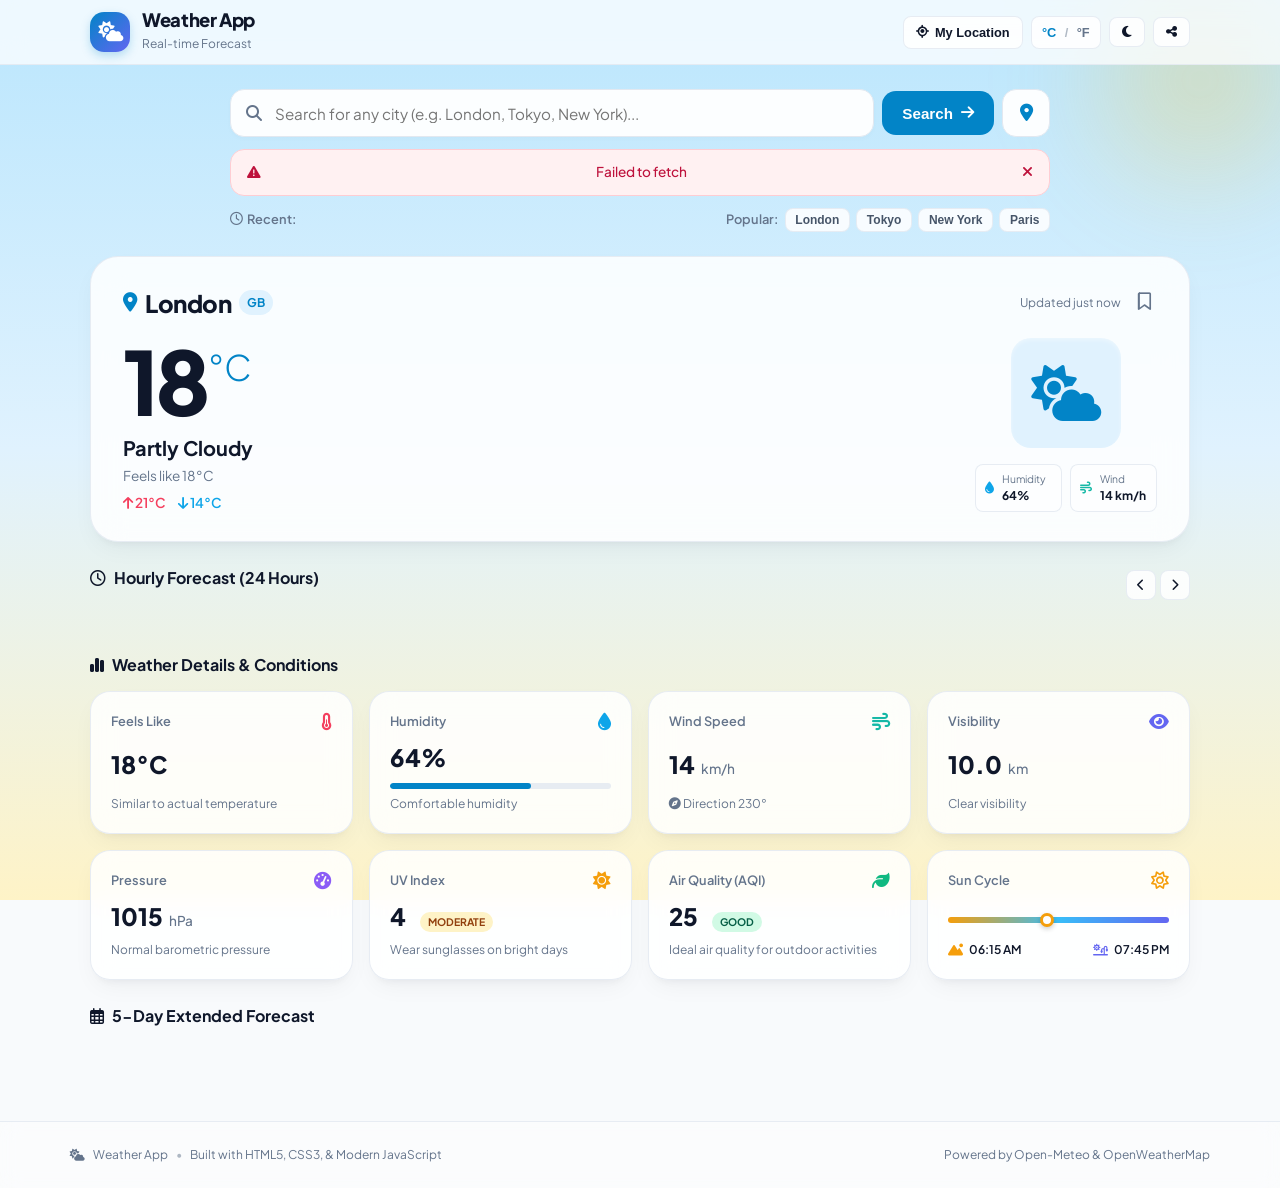
<file: weather-app/index.html>
<!DOCTYPE html>
<html lang="en">
<head>
  <meta charset="UTF-8" />
  <meta name="viewport" content="width=device-width, initial-scale=1.0" />
  <title>Weather App - Real-Time Forecast & Radar</title>
  <meta name="description" content="A modern, responsive weather application offering real-time weather conditions, 5-day forecast, hourly stats, and geolocation search." />
  
  <!-- Google Fonts -->
  <link rel="preconnect" href="https://fonts.googleapis.com">
  <link rel="preconnect" href="https://fonts.gstatic.com" crossorigin>
  <link href="https://fonts.googleapis.com/css2?family=Plus+Jakarta+Sans:wght@300;400;500;600;700;800&display=swap" rel="stylesheet">

  <!-- Font Awesome Icons -->
  <link rel="stylesheet" href="https://cdnjs.cloudflare.com/ajax/libs/font-awesome/6.5.1/css/all.min.css" integrity="sha512-DTOQO9RWCH3ppGqcWaEA1BIZOC6xxalwEsw9c2QQeAIftl+Vegovlnee1c9QX4TctnWMn13TZye+giMm8e2LwA==" crossorigin="anonymous" referrerpolicy="no-referrer" />

  <!-- Stylesheet -->
  <link rel="stylesheet" href="css/style.css" />
</head>
<body class="theme-light">
  <!-- Dynamic Atmospheric Background -->
  <div id="weather-background" class="weather-bg bg-clear">
    <div class="sun-glow"></div>
    <div id="particles-container" class="particles"></div>
  </div>

  <!-- Header / Navigation Bar -->
  <header class="app-header">
    <div class="header-container">
      <div class="brand">
        <div class="brand-icon">
          <i class="fa-solid fa-cloud-sun"></i>
        </div>
        <div class="brand-text">
          <h1 class="brand-title">Weather App</h1>
          <span class="brand-subtitle">Real-time Forecast</span>
        </div>
      </div>

      <div class="header-actions">
        <!-- Quick Location Button -->
        <button id="nav-location-btn" class="btn-action" title="Use current location" aria-label="Use current location">
          <i class="fa-solid fa-location-crosshairs"></i>
          <span class="btn-text">My Location</span>
        </button>

        <!-- Temperature Unit Toggle -->
        <button id="unit-toggle-btn" class="btn-action unit-btn" title="Toggle temperature unit" aria-label="Toggle temperature unit">
          <span id="unit-c-label" class="unit-active">°C</span>
          <span class="unit-separator">/</span>
          <span id="unit-f-label" class="unit-inactive">°F</span>
        </button>

        <!-- Theme Toggle -->
        <button id="theme-toggle-btn" class="btn-action" title="Toggle dark/light theme" aria-label="Toggle theme">
          <i id="theme-icon" class="fa-solid fa-moon"></i>
        </button>

        <!-- Share Button -->
        <button id="share-btn" class="btn-action" title="Share weather" aria-label="Share weather">
          <i class="fa-solid fa-share-nodes"></i>
        </button>
      </div>
    </div>
  </header>

  <!-- Main Application Container -->
  <main class="main-content">
    <!-- Search Section -->
    <section class="search-section">
      <form id="search-form" class="search-form" autocomplete="off">
        <div class="search-input-wrapper">
          <i class="fa-solid fa-magnifying-glass search-icon"></i>
          <input 
            type="text" 
            id="city-input" 
            class="search-input" 
            placeholder="Search for any city (e.g. London, Tokyo, New York)..." 
            required 
          />
          <button type="button" id="clear-search-btn" class="clear-btn hidden" aria-label="Clear search">
            <i class="fa-solid fa-xmark"></i>
          </button>
        </div>
        
        <button type="submit" id="search-submit-btn" class="btn-primary search-btn">
          <span class="btn-text">Search</span>
          <i class="fa-solid fa-arrow-right"></i>
        </button>
        
        <button type="button" id="geo-location-btn" class="btn-secondary geo-btn" title="Use my current location">
          <i class="fa-solid fa-location-dot"></i>
        </button>
      </form>

      <!-- Auto-suggestions Dropdown -->
      <div id="suggestions-box" class="suggestions-dropdown hidden"></div>

      <!-- Error Message Banner -->
      <div id="error-banner" class="error-banner hidden" role="alert">
        <i class="fa-solid fa-triangle-exclamation"></i>
        <span id="error-message">City not found. Please try again.</span>
        <button type="button" id="close-error-btn" class="close-error-btn">
          <i class="fa-solid fa-xmark"></i>
        </button>
      </div>

      <!-- Recent Searches & Quick Suggestions -->
      <div class="search-quick-bar">
        <div id="recent-searches-container" class="recent-searches">
          <span class="quick-label"><i class="fa-regular fa-clock"></i> Recent:</span>
          <div id="recent-chips-list" class="recent-chips"></div>
          <button type="button" id="clear-history-btn" class="clear-history-btn hidden">Clear</button>
        </div>

        <div class="popular-cities">
          <span class="quick-label"><i class="fa-solid fa-sparkles"></i> Popular:</span>
          <button type="button" class="popular-chip" data-city="London">London</button>
          <button type="button" class="popular-chip" data-city="Tokyo">Tokyo</button>
          <button type="button" class="popular-chip" data-city="New York">New York</button>
          <button type="button" class="popular-chip" data-city="Paris">Paris</button>
        </div>
      </div>
    </section>

    <!-- Loading State Indicator -->
    <div id="loading-spinner" class="loading-container hidden">
      <div class="spinner"></div>
      <p class="loading-text">Fetching live meteorological data...</p>
    </div>

    <!-- Weather Dashboard Content -->
    <div id="weather-dashboard" class="weather-dashboard">
      <!-- Current Weather Hero Card -->
      <section class="current-weather-card" id="current-weather-card">
        <div class="card-top-bar">
          <div class="location-heading">
            <i class="fa-solid fa-location-dot location-pin"></i>
            <h2 id="city-name" class="city-name">London</h2>
            <span id="country-badge" class="country-badge">GB</span>
          </div>

          <div class="card-meta">
            <span id="last-updated-text" class="last-updated">Updated just now</span>
            <button id="favorite-btn" class="btn-icon" title="Save city to favorites" aria-label="Favorite">
              <i class="fa-regular fa-bookmark"></i>
            </button>
          </div>
        </div>

        <div class="hero-weather-body">
          <div class="temp-section">
            <div class="temp-display">
              <span id="current-temp" class="current-temp">18</span>
              <span id="current-unit" class="temp-unit">°C</span>
            </div>
            <div class="condition-group">
              <p id="weather-condition" class="weather-condition">Partly Cloudy</p>
              <p class="feels-like-text">Feels like <span id="feels-like-temp">18°C</span></p>
              <div class="day-minmax">
                <span class="temp-high"><i class="fa-solid fa-arrow-up"></i> <span id="today-max-temp">21°C</span></span>
                <span class="temp-low"><i class="fa-solid fa-arrow-down"></i> <span id="today-min-temp">14°C</span></span>
              </div>
            </div>
          </div>

          <div class="weather-hero-visual">
            <div class="icon-bubble">
              <i id="main-weather-icon" class="fa-solid fa-cloud-sun weather-hero-icon"></i>
            </div>
            <div class="hero-mini-badges">
              <div class="mini-badge">
                <i class="fa-solid fa-droplet text-sky"></i>
                <div>
                  <span class="badge-label">Humidity</span>
                  <strong id="mini-humidity">64%</strong>
                </div>
              </div>
              <div class="mini-badge">
                <i class="fa-solid fa-wind text-teal"></i>
                <div>
                  <span class="badge-label">Wind</span>
                  <strong id="mini-wind">14 km/h</strong>
                </div>
              </div>
            </div>
          </div>
        </div>
      </section>

      <!-- Hourly Forecast Section (24 Hours) -->
      <section class="forecast-section hourly-section">
        <div class="section-header">
          <h3 class="section-title"><i class="fa-regular fa-clock"></i> Hourly Forecast (24 Hours)</h3>
          <div class="scroll-controls">
            <button type="button" id="hourly-scroll-left" class="btn-scroll" aria-label="Scroll left">
              <i class="fa-solid fa-chevron-left"></i>
            </button>
            <button type="button" id="hourly-scroll-right" class="btn-scroll" aria-label="Scroll right">
              <i class="fa-solid fa-chevron-right"></i>
            </button>
          </div>
        </div>

        <div id="hourly-track" class="hourly-track">
          <!-- Dynamically injected hourly items -->
        </div>
      </section>

      <!-- Weather Statistics Section -->
      <section class="stats-section">
        <h3 class="section-title"><i class="fa-solid fa-chart-simple"></i> Weather Details & Conditions</h3>
        <div class="stats-grid">
          <!-- Feels Like -->
          <div class="stat-card">
            <div class="stat-header">
              <span class="stat-title">Feels Like</span>
              <i class="fa-solid fa-temperature-half stat-icon text-rose"></i>
            </div>
            <div class="stat-value" id="stat-feels-like">18°C</div>
            <p class="stat-hint" id="stat-feels-hint">Similar to actual temperature</p>
          </div>

          <!-- Humidity -->
          <div class="stat-card">
            <div class="stat-header">
              <span class="stat-title">Humidity</span>
              <i class="fa-solid fa-droplet stat-icon text-sky"></i>
            </div>
            <div class="stat-value" id="stat-humidity">64%</div>
            <div class="progress-bar-bg">
              <div class="progress-bar-fill" id="humidity-bar" style="width: 64%;"></div>
            </div>
            <p class="stat-hint" id="stat-humidity-hint">Comfortable humidity</p>
          </div>

          <!-- Wind Speed -->
          <div class="stat-card">
            <div class="stat-header">
              <span class="stat-title">Wind Speed</span>
              <i class="fa-solid fa-wind stat-icon text-teal"></i>
            </div>
            <div class="stat-value"><span id="stat-wind-speed">14</span> <small>km/h</small></div>
            <div class="stat-hint wind-direction-wrapper">
              <i class="fa-solid fa-compass" id="wind-compass-icon"></i>
              <span id="stat-wind-direction">Direction 230°</span>
            </div>
          </div>

          <!-- Visibility -->
          <div class="stat-card">
            <div class="stat-header">
              <span class="stat-title">Visibility</span>
              <i class="fa-solid fa-eye stat-icon text-indigo"></i>
            </div>
            <div class="stat-value"><span id="stat-visibility">10.0</span> <small>km</small></div>
            <p class="stat-hint" id="stat-visibility-hint">Clear visibility</p>
          </div>

          <!-- Pressure -->
          <div class="stat-card">
            <div class="stat-header">
              <span class="stat-title">Pressure</span>
              <i class="fa-solid fa-gauge-high stat-icon text-violet"></i>
            </div>
            <div class="stat-value"><span id="stat-pressure">1015</span> <small>hPa</small></div>
            <p class="stat-hint">Normal barometric pressure</p>
          </div>

          <!-- UV Index -->
          <div class="stat-card">
            <div class="stat-header">
              <span class="stat-title">UV Index</span>
              <i class="fa-solid fa-sun stat-icon text-amber"></i>
            </div>
            <div class="stat-value">
              <span id="stat-uv-index">4</span>
              <span class="badge-pill badge-amber" id="stat-uv-badge">Moderate</span>
            </div>
            <p class="stat-hint" id="stat-uv-hint">Wear sunglasses on bright days</p>
          </div>

          <!-- Air Quality -->
          <div class="stat-card">
            <div class="stat-header">
              <span class="stat-title">Air Quality (AQI)</span>
              <i class="fa-solid fa-leaf stat-icon text-emerald"></i>
            </div>
            <div class="stat-value">
              <span id="stat-aqi-value">25</span>
              <span class="badge-pill badge-emerald" id="stat-aqi-badge">Good</span>
            </div>
            <p class="stat-hint">Ideal air quality for outdoor activities</p>
          </div>

          <!-- Sunrise & Sunset -->
          <div class="stat-card sun-cycle-card">
            <div class="stat-header">
              <span class="stat-title">Sun Cycle</span>
              <i class="fa-regular fa-sun stat-icon text-amber"></i>
            </div>
            <div class="sun-arc-container">
              <div class="sun-progress-line">
                <div class="sun-indicator" id="sun-indicator" style="left: 45%;"></div>
              </div>
            </div>
            <div class="sun-times-row">
              <div class="sun-time"><i class="fa-solid fa-mountain-sun text-amber"></i> <span id="stat-sunrise">06:15 AM</span></div>
              <div class="sun-time"><i class="fa-solid fa-sun-plant-wilt text-indigo"></i> <span id="stat-sunset">07:45 PM</span></div>
            </div>
          </div>
        </div>
      </section>

      <!-- 5-Day Forecast Section -->
      <section class="forecast-section daily-section">
        <h3 class="section-title"><i class="fa-regular fa-calendar-days"></i> 5-Day Extended Forecast</h3>
        <div id="daily-forecast-grid" class="daily-forecast-grid">
          <!-- Dynamically populated daily forecast cards -->
        </div>
      </section>
    </div>
  </main>

  <!-- Toast Notification Alert -->
  <div id="toast" class="toast hidden">
    <i class="fa-solid fa-circle-check"></i>
    <span id="toast-message">Notification message</span>
  </div>

  <!-- Footer -->
  <footer class="app-footer">
    <div class="footer-container">
      <div class="footer-left">
        <i class="fa-solid fa-cloud-sun"></i>
        <span>Weather App</span>
        <span class="footer-dot">•</span>
        <span>Built with HTML5, CSS3, & Modern JavaScript</span>
      </div>
      <div class="footer-right">
        <span>Powered by Open-Meteo & OpenWeatherMap</span>
      </div>
    </div>
  </footer>

  <!-- Application Script -->
  <script src="js/script.js"></script>
</body>
</html>
</file>
<file: weather-app/css/style.css>
/* ==========================================================================
   Weather App - Modern, Responsive CSS Stylesheet
   ========================================================================== */

:root {
  /* Fonts */
  --font-family: 'Plus Jakarta Sans', -apple-system, BlinkMacSystemFont, 'Segoe UI', Roboto, sans-serif;

  /* Color Palette - Light Theme */
  --bg-color: #f8fafc;
  --text-main: #0f172a;
  --text-muted: #64748b;
  --text-sub: #475569;
  
  --card-bg: rgba(255, 255, 255, 0.85);
  --card-border: rgba(226, 232, 240, 0.8);
  --card-shadow: 0 10px 25px -5px rgba(15, 23, 42, 0.05), 0 8px 10px -6px rgba(15, 23, 42, 0.05);

  --input-bg: rgba(255, 255, 255, 0.95);
  --input-border: #e2e8f0;

  --primary: #0284c7;
  --primary-hover: #0369a1;
  --primary-light: #e0f2fe;

  --accent-amber: #f59e0b;
  --accent-rose: #f43f5e;
  --accent-emerald: #10b981;
  --accent-sky: #0ea5e9;
  --accent-teal: #14b8a6;
  --accent-indigo: #6366f1;
  --accent-violet: #8b5cf6;

  /* Sizing & Transitions */
  --radius-sm: 8px;
  --radius-md: 14px;
  --radius-lg: 20px;
  --radius-xl: 28px;
  --transition-fast: 0.2s ease;
  --transition-smooth: 0.35s ease;
}

/* Dark Theme Variables */
body.theme-dark {
  --bg-color: #0b132b;
  --text-main: #f8fafc;
  --text-muted: #94a3b8;
  --text-sub: #cbd5e1;

  --card-bg: rgba(30, 41, 59, 0.82);
  --card-border: rgba(51, 65, 85, 0.7);
  --card-shadow: 0 10px 25px -5px rgba(0, 0, 0, 0.3);

  --input-bg: rgba(30, 41, 59, 0.95);
  --input-border: #334155;

  --primary: #38bdf8;
  --primary-hover: #0284c7;
  --primary-light: rgba(56, 189, 248, 0.15);
}

/* Reset & Base Setup */
*, *::before, *::after {
  box-sizing: border-box;
  margin: 0;
  padding: 0;
}

body {
  font-family: var(--font-family);
  background-color: var(--bg-color);
  color: var(--text-main);
  min-height: 100vh;
  display: flex;
  flex-direction: column;
  line-height: 1.5;
  transition: background-color var(--transition-smooth), color var(--transition-smooth);
  overflow-x: hidden;
  position: relative;
}

/* ==========================================================================
   Dynamic Weather Background Atmospheres
   ========================================================================== */
.weather-bg {
  position: fixed;
  inset: 0;
  z-index: -10;
  pointer-events: none;
  transition: background var(--transition-smooth);
  overflow: hidden;
}

.bg-clear {
  background: linear-gradient(180deg, #bae6fd 0%, #e0f2fe 50%, #fef3c7 100%);
}
body.theme-dark .bg-clear {
  background: linear-gradient(180deg, #0c4a6e 0%, #0f172a 60%, #1e1b4b 100%);
}

.bg-clouds {
  background: linear-gradient(180deg, #cbd5e1 0%, #e2e8f0 60%, #f1f5f9 100%);
}
body.theme-dark .bg-clouds {
  background: linear-gradient(180deg, #1e293b 0%, #0f172a 100%);
}

.bg-rain {
  background: linear-gradient(180deg, #64748b 0%, #94a3b8 50%, #cbd5e1 100%);
}
body.theme-dark .bg-rain {
  background: linear-gradient(180deg, #091e3a 0%, #0f172a 100%);
}

.bg-storm {
  background: linear-gradient(180deg, #334155 0%, #1e1b4b 60%, #0f172a 100%);
}
body.theme-dark .bg-storm {
  background: linear-gradient(180deg, #1e1b4b 0%, #020617 100%);
}

.bg-snow {
  background: linear-gradient(180deg, #e2e8f0 0%, #f1f5f9 60%, #ffffff 100%);
}
body.theme-dark .bg-snow {
  background: linear-gradient(180deg, #1e293b 0%, #0f172a 100%);
}

.bg-fog {
  background: linear-gradient(180deg, #cbd5e1 0%, #d6d3d1 50%, #e2e8f0 100%);
}
body.theme-dark .bg-fog {
  background: linear-gradient(180deg, #1c1917 0%, #0f172a 100%);
}

.bg-night {
  background: linear-gradient(180deg, #020617 0%, #0f172a 50%, #1e1b4b 100%);
}

/* Ambient glow & particle effects */
.sun-glow {
  position: absolute;
  top: -80px;
  right: -80px;
  width: 320px;
  height: 320px;
  border-radius: 50%;
  background: radial-gradient(circle, rgba(251, 191, 36, 0.3) 0%, rgba(251, 191, 36, 0) 70%);
  filter: blur(40px);
  animation: pulse-glow 4s ease-in-out infinite alternate;
}

@keyframes pulse-glow {
  0% { transform: scale(1); opacity: 0.7; }
  100% { transform: scale(1.15); opacity: 1; }
}

.particle {
  position: absolute;
  pointer-events: none;
}

.rain-drop {
  width: 2px;
  height: 20px;
  background: linear-gradient(to bottom, transparent, rgba(56, 189, 248, 0.7));
  animation: rain-fall linear infinite;
}

@keyframes rain-fall {
  0% { transform: translateY(-20px); opacity: 0; }
  20% { opacity: 0.8; }
  100% { transform: translateY(105vh); opacity: 0.1; }
}

.snow-flake {
  background: rgba(255, 255, 255, 0.85);
  border-radius: 50%;
  animation: snow-fall ease-in-out infinite;
}

@keyframes snow-fall {
  0% { transform: translateY(-10px) translateX(0); opacity: 0; }
  20% { opacity: 0.9; }
  100% { transform: translateY(105vh) translateX(30px); opacity: 0.2; }
}

/* ==========================================================================
   Header & Navigation
   ========================================================================== */
.app-header {
  position: sticky;
  top: 0;
  z-index: 40;
  background: rgba(255, 255, 255, 0.75);
  backdrop-filter: blur(12px);
  -webkit-backdrop-filter: blur(12px);
  border-bottom: 1px solid var(--card-border);
  transition: background var(--transition-fast);
}

body.theme-dark .app-header {
  background: rgba(15, 23, 42, 0.75);
}

.header-container {
  max-width: 1140px;
  margin: 0 auto;
  padding: 0 1.25rem;
  height: 64px;
  display: flex;
  align-items: center;
  justify-content: space-between;
  gap: 1rem;
}

.brand {
  display: flex;
  align-items: center;
  gap: 0.75rem;
}

.brand-icon {
  width: 40px;
  height: 40px;
  border-radius: var(--radius-md);
  background: linear-gradient(135deg, #0284c7, #6366f1);
  color: #fff;
  display: flex;
  align-items: center;
  justify-content: center;
  font-size: 1.25rem;
  box-shadow: 0 4px 10px rgba(2, 132, 199, 0.25);
}

.brand-title {
  font-size: 1.15rem;
  font-weight: 800;
  letter-spacing: -0.02em;
  color: var(--text-main);
  line-height: 1.1;
}

.brand-subtitle {
  font-size: 0.75rem;
  color: var(--text-muted);
}

.header-actions {
  display: flex;
  align-items: center;
  gap: 0.5rem;
}

.btn-action {
  display: inline-flex;
  align-items: center;
  gap: 0.4rem;
  padding: 0.5rem 0.75rem;
  border-radius: var(--radius-sm);
  background: var(--card-bg);
  border: 1px solid var(--card-border);
  color: var(--text-main);
  font-size: 0.8rem;
  font-weight: 600;
  cursor: pointer;
  transition: all var(--transition-fast);
}

.btn-action:hover {
  background: var(--primary-light);
  color: var(--primary);
  border-color: var(--primary);
}

.unit-btn {
  padding: 0.5rem 0.65rem;
  font-weight: 700;
}

.unit-active {
  color: var(--primary);
}

.unit-separator {
  color: var(--text-muted);
  opacity: 0.5;
  margin: 0 2px;
}

.unit-inactive {
  color: var(--text-muted);
}

/* ==========================================================================
   Main Content Layout
   ========================================================================== */
.main-content {
  flex: 1;
  max-width: 1140px;
  width: 100%;
  margin: 0 auto;
  padding: 1.5rem 1.25rem 3rem;
}

/* ==========================================================================
   Search Section
   ========================================================================== */
.search-section {
  max-width: 820px;
  margin: 0 auto 1.5rem;
  position: relative;
}

.search-form {
  display: flex;
  gap: 0.5rem;
  align-items: center;
}

.search-input-wrapper {
  position: relative;
  flex: 1;
}

.search-icon {
  position: absolute;
  left: 1rem;
  top: 50%;
  transform: translateY(-50%);
  color: var(--text-muted);
  pointer-events: none;
}

.search-input {
  width: 100%;
  padding: 0.85rem 2.5rem 0.85rem 2.75rem;
  border-radius: var(--radius-md);
  border: 1px solid var(--input-border);
  background: var(--input-bg);
  color: var(--text-main);
  font-size: 0.95rem;
  font-family: inherit;
  outline: none;
  box-shadow: 0 2px 5px rgba(0, 0, 0, 0.02);
  transition: border-color var(--transition-fast), box-shadow var(--transition-fast);
}

.search-input:focus {
  border-color: var(--primary);
  box-shadow: 0 0 0 3px rgba(2, 132, 199, 0.15);
}

.clear-btn {
  position: absolute;
  right: 0.75rem;
  top: 50%;
  transform: translateY(-50%);
  background: none;
  border: none;
  color: var(--text-muted);
  cursor: pointer;
  padding: 0.25rem;
  display: flex;
  align-items: center;
  justify-content: center;
}

.clear-btn:hover {
  color: var(--text-main);
}

.btn-primary {
  display: inline-flex;
  align-items: center;
  gap: 0.5rem;
  background: var(--primary);
  color: #fff;
  border: none;
  padding: 0.85rem 1.25rem;
  border-radius: var(--radius-md);
  font-size: 0.95rem;
  font-weight: 600;
  cursor: pointer;
  transition: background-color var(--transition-fast), transform var(--transition-fast);
  white-space: nowrap;
}

.btn-primary:hover {
  background: var(--primary-hover);
}

.btn-secondary {
  display: inline-flex;
  align-items: center;
  justify-content: center;
  background: var(--input-bg);
  border: 1px solid var(--input-border);
  color: var(--primary);
  width: 48px;
  height: 48px;
  border-radius: var(--radius-md);
  font-size: 1.1rem;
  cursor: pointer;
  transition: all var(--transition-fast);
  flex-shrink: 0;
}

.btn-secondary:hover {
  background: var(--primary-light);
  border-color: var(--primary);
}

/* Auto-suggestions Dropdown */
.suggestions-dropdown {
  position: absolute;
  left: 0;
  right: 0;
  top: 100%;
  margin-top: 0.5rem;
  background: var(--input-bg);
  border: 1px solid var(--input-border);
  border-radius: var(--radius-md);
  box-shadow: 0 10px 25px rgba(0, 0, 0, 0.15);
  z-index: 50;
  overflow: hidden;
}

.suggestion-item {
  padding: 0.75rem 1rem;
  display: flex;
  align-items: center;
  gap: 0.75rem;
  cursor: pointer;
  border-bottom: 1px solid var(--card-border);
  transition: background var(--transition-fast);
}

.suggestion-item:last-child {
  border-bottom: none;
}

.suggestion-item:hover {
  background: var(--primary-light);
}

.suggestion-item i {
  color: var(--primary);
}

/* Error Banner */
.error-banner {
  margin-top: 0.75rem;
  padding: 0.75rem 1rem;
  background: #fff1f2;
  border: 1px solid #fecdd3;
  color: #be123c;
  border-radius: var(--radius-md);
  display: flex;
  align-items: center;
  justify-content: space-between;
  gap: 0.75rem;
  font-size: 0.85rem;
  font-weight: 500;
  animation: fade-in 0.25s ease;
}

body.theme-dark .error-banner {
  background: rgba(136, 19, 55, 0.35);
  border-color: #881337;
  color: #fda4af;
}

.close-error-btn {
  background: none;
  border: none;
  color: inherit;
  cursor: pointer;
  font-size: 0.9rem;
}

/* Recent Searches & Popular Quick Chips */
.search-quick-bar {
  display: flex;
  flex-wrap: wrap;
  align-items: center;
  justify-content: space-between;
  gap: 0.75rem;
  margin-top: 0.75rem;
  font-size: 0.8rem;
}

.quick-label {
  color: var(--text-muted);
  font-weight: 600;
  display: inline-flex;
  align-items: center;
  gap: 0.25rem;
}

.recent-searches, .popular-cities {
  display: flex;
  flex-wrap: wrap;
  align-items: center;
  gap: 0.4rem;
}

.recent-chips {
  display: flex;
  flex-wrap: wrap;
  gap: 0.4rem;
}

.recent-chip, .popular-chip {
  padding: 0.25rem 0.6rem;
  border-radius: var(--radius-sm);
  background: var(--card-bg);
  border: 1px solid var(--card-border);
  color: var(--text-sub);
  font-size: 0.75rem;
  font-weight: 600;
  cursor: pointer;
  transition: all var(--transition-fast);
  display: inline-flex;
  align-items: center;
  gap: 0.3rem;
}

.recent-chip:hover, .popular-chip:hover {
  background: var(--primary);
  color: #fff;
  border-color: var(--primary);
}

.clear-history-btn {
  background: none;
  border: none;
  color: var(--text-muted);
  font-size: 0.75rem;
  cursor: pointer;
  text-decoration: underline;
  margin-left: 0.25rem;
}

/* ==========================================================================
   Loading Spinner State
   ========================================================================== */
.loading-container {
  display: flex;
  flex-direction: column;
  align-items: center;
  justify-content: center;
  padding: 4rem 1rem;
  gap: 1rem;
}

.spinner {
  width: 48px;
  height: 48px;
  border: 4px solid rgba(2, 132, 199, 0.2);
  border-top-color: var(--primary);
  border-radius: 50%;
  animation: spin 0.8s linear infinite;
}

@keyframes spin {
  to { transform: rotate(360deg); }
}

.loading-text {
  color: var(--text-muted);
  font-size: 0.9rem;
  font-weight: 500;
}

/* ==========================================================================
   Current Weather Card
   ========================================================================== */
.current-weather-card {
  background: var(--card-bg);
  backdrop-filter: blur(16px);
  -webkit-backdrop-filter: blur(16px);
  border: 1px solid var(--card-border);
  border-radius: var(--radius-xl);
  box-shadow: var(--card-shadow);
  padding: 1.75rem 2rem;
  margin-bottom: 1.5rem;
  position: relative;
  overflow: hidden;
}

.card-top-bar {
  display: flex;
  align-items: center;
  justify-content: space-between;
  margin-bottom: 1rem;
}

.location-heading {
  display: flex;
  align-items: center;
  gap: 0.5rem;
}

.location-pin {
  color: var(--primary);
  font-size: 1.2rem;
}

.city-name {
  font-size: 1.5rem;
  font-weight: 800;
  letter-spacing: -0.02em;
}

.country-badge {
  padding: 0.2rem 0.5rem;
  background: var(--primary-light);
  color: var(--primary);
  border-radius: 999px;
  font-size: 0.75rem;
  font-weight: 700;
}

.card-meta {
  display: flex;
  align-items: center;
  gap: 0.75rem;
}

.last-updated {
  font-size: 0.75rem;
  color: var(--text-muted);
}

.btn-icon {
  background: none;
  border: none;
  color: var(--text-muted);
  font-size: 1.1rem;
  cursor: pointer;
  padding: 0.35rem;
  border-radius: var(--radius-sm);
  transition: all var(--transition-fast);
}

.btn-icon:hover, .btn-icon.active {
  color: var(--accent-amber);
}

.hero-weather-body {
  display: grid;
  grid-template-columns: 1fr auto;
  align-items: center;
  gap: 2rem;
}

.temp-display {
  display: flex;
  align-items: flex-start;
}

.current-temp {
  font-size: 5.5rem;
  font-weight: 900;
  line-height: 1;
  letter-spacing: -0.04em;
  color: var(--text-main);
}

.temp-unit {
  font-size: 2.2rem;
  font-weight: 300;
  color: var(--primary);
  margin-top: 0.25rem;
}

.condition-group {
  margin-top: 0.5rem;
}

.weather-condition {
  font-size: 1.25rem;
  font-weight: 700;
  color: var(--text-main);
  text-transform: capitalize;
}

.feels-like-text {
  font-size: 0.85rem;
  color: var(--text-muted);
  margin: 0.2rem 0;
}

.day-minmax {
  display: flex;
  gap: 0.75rem;
  font-size: 0.85rem;
  font-weight: 600;
  margin-top: 0.4rem;
}

.temp-high { color: var(--accent-rose); }
.temp-low { color: var(--accent-sky); }

.weather-hero-visual {
  display: flex;
  flex-direction: column;
  align-items: center;
  gap: 1rem;
}

.icon-bubble {
  width: 110px;
  height: 110px;
  border-radius: var(--radius-lg);
  background: var(--primary-light);
  display: flex;
  align-items: center;
  justify-content: center;
  box-shadow: inset 0 2px 4px rgba(255, 255, 255, 0.4);
}

.weather-hero-icon {
  font-size: 3.5rem;
  color: var(--primary);
}

.hero-mini-badges {
  display: grid;
  grid-template-columns: 1fr 1fr;
  gap: 0.5rem;
  width: 100%;
}

.mini-badge {
  background: rgba(255, 255, 255, 0.5);
  border: 1px solid var(--card-border);
  border-radius: var(--radius-sm);
  padding: 0.4rem 0.6rem;
  display: flex;
  align-items: center;
  gap: 0.5rem;
  font-size: 0.75rem;
}

body.theme-dark .mini-badge {
  background: rgba(15, 23, 42, 0.5);
}

.badge-label {
  display: block;
  font-size: 0.65rem;
  color: var(--text-muted);
}

/* ==========================================================================
   Section Headers & Controls
   ========================================================================== */
.section-header {
  display: flex;
  align-items: center;
  justify-content: space-between;
  margin-bottom: 0.85rem;
}

.section-title {
  font-size: 1rem;
  font-weight: 700;
  display: flex;
  align-items: center;
  gap: 0.5rem;
  color: var(--text-main);
  margin-bottom: 0.85rem;
}

.scroll-controls {
  display: flex;
  gap: 0.25rem;
}

.btn-scroll {
  width: 30px;
  height: 30px;
  border-radius: var(--radius-sm);
  border: 1px solid var(--card-border);
  background: var(--card-bg);
  color: var(--text-main);
  cursor: pointer;
  display: flex;
  align-items: center;
  justify-content: center;
  font-size: 0.75rem;
  transition: all var(--transition-fast);
}

.btn-scroll:hover {
  background: var(--primary-light);
  color: var(--primary);
}

/* ==========================================================================
   Hourly Forecast Strip
   ========================================================================== */
.hourly-section {
  margin-bottom: 1.5rem;
}

.hourly-track {
  display: flex;
  gap: 0.75rem;
  overflow-x: auto;
  padding-bottom: 0.75rem;
  scroll-behavior: smooth;
  scrollbar-width: thin;
}

.hourly-card {
  min-width: 82px;
  background: var(--card-bg);
  backdrop-filter: blur(8px);
  border: 1px solid var(--card-border);
  border-radius: var(--radius-md);
  padding: 0.85rem 0.5rem;
  display: flex;
  flex-direction: column;
  align-items: center;
  text-align: center;
  gap: 0.5rem;
  flex-shrink: 0;
  transition: transform var(--transition-fast), border-color var(--transition-fast);
}

.hourly-card:hover {
  transform: translateY(-2px);
  border-color: var(--primary);
}

.hourly-time {
  font-size: 0.75rem;
  font-weight: 600;
  color: var(--text-muted);
}

.hourly-icon {
  font-size: 1.4rem;
  color: var(--primary);
  margin: 0.25rem 0;
}

.hourly-temp {
  font-size: 0.9rem;
  font-weight: 700;
  color: var(--text-main);
}

.hourly-pop {
  font-size: 0.7rem;
  color: var(--accent-sky);
  font-weight: 600;
}

/* ==========================================================================
   Weather Statistics Grid
   ========================================================================== */
.stats-section {
  margin-bottom: 1.5rem;
}

.stats-grid {
  display: grid;
  grid-template-columns: repeat(auto-fit, minmax(220px, 1fr));
  gap: 1rem;
}

.stat-card {
  background: var(--card-bg);
  backdrop-filter: blur(12px);
  border: 1px solid var(--card-border);
  border-radius: var(--radius-lg);
  padding: 1.25rem;
  box-shadow: var(--card-shadow);
  display: flex;
  flex-direction: column;
  justify-content: space-between;
}

.stat-header {
  display: flex;
  align-items: center;
  justify-content: space-between;
  margin-bottom: 0.5rem;
}

.stat-title {
  font-size: 0.8rem;
  font-weight: 600;
  color: var(--text-muted);
}

.stat-icon {
  font-size: 1.1rem;
}

.stat-value {
  font-size: 1.5rem;
  font-weight: 800;
  color: var(--text-main);
  display: flex;
  align-items: baseline;
  gap: 0.35rem;
}

.stat-value small {
  font-size: 0.85rem;
  font-weight: 500;
  color: var(--text-muted);
}

.stat-hint {
  font-size: 0.75rem;
  color: var(--text-muted);
  margin-top: 0.4rem;
}

.progress-bar-bg {
  width: 100%;
  height: 6px;
  background: rgba(226, 232, 240, 0.8);
  border-radius: 999px;
  overflow: hidden;
  margin-top: 0.5rem;
}

body.theme-dark .progress-bar-bg {
  background: rgba(51, 65, 85, 0.8);
}

.progress-bar-fill {
  height: 100%;
  background: var(--primary);
  border-radius: 999px;
  transition: width 0.6s ease;
}

.badge-pill {
  font-size: 0.65rem;
  font-weight: 700;
  padding: 0.15rem 0.5rem;
  border-radius: 999px;
  text-transform: uppercase;
  margin-left: 0.5rem;
}

.badge-emerald { background: #d1fae5; color: #065f46; }
.badge-amber { background: #fef3c7; color: #92400e; }
.badge-rose { background: #ffe4e6; color: #9f1239; }

body.theme-dark .badge-emerald { background: rgba(6, 95, 70, 0.4); color: #6ee7b7; }
body.theme-dark .badge-amber { background: rgba(146, 64, 14, 0.4); color: #fcd34d; }
body.theme-dark .badge-rose { background: rgba(159, 18, 57, 0.4); color: #fda4af; }

/* Sun cycle card */
.sun-arc-container {
  margin: 0.8rem 0;
}

.sun-progress-line {
  position: relative;
  width: 100%;
  height: 6px;
  border-radius: 999px;
  background: linear-gradient(90deg, #f59e0b 0%, #38bdf8 50%, #6366f1 100%);
}

.sun-indicator {
  position: absolute;
  top: 50%;
  transform: translate(-50%, -50%);
  width: 14px;
  height: 14px;
  border-radius: 50%;
  background: #ffffff;
  border: 3px solid #f59e0b;
  box-shadow: 0 2px 5px rgba(0, 0, 0, 0.2);
}

.sun-times-row {
  display: flex;
  align-items: center;
  justify-content: space-between;
  font-size: 0.75rem;
  font-weight: 600;
  color: var(--text-main);
}

.sun-time {
  display: flex;
  align-items: center;
  gap: 0.35rem;
}

/* ==========================================================================
   5-Day Daily Forecast Cards
   ========================================================================== */
.daily-section {
  margin-bottom: 2rem;
}

.daily-forecast-grid {
  display: grid;
  grid-template-columns: repeat(auto-fit, minmax(170px, 1fr));
  gap: 1rem;
}

.daily-card {
  background: var(--card-bg);
  backdrop-filter: blur(12px);
  border: 1px solid var(--card-border);
  border-radius: var(--radius-lg);
  padding: 1.25rem 1rem;
  box-shadow: var(--card-shadow);
  display: flex;
  flex-direction: column;
  justify-content: space-between;
  transition: transform var(--transition-fast), border-color var(--transition-fast);
}

.daily-card:hover {
  transform: translateY(-3px);
  border-color: var(--primary);
}

.daily-header {
  display: flex;
  align-items: center;
  justify-content: space-between;
}

.daily-name {
  font-size: 0.95rem;
  font-weight: 700;
  color: var(--text-main);
}

.daily-date {
  font-size: 0.75rem;
  color: var(--text-muted);
}

.daily-icon-box {
  width: 44px;
  height: 44px;
  border-radius: var(--radius-md);
  background: var(--primary-light);
  display: flex;
  align-items: center;
  justify-content: center;
  font-size: 1.3rem;
  color: var(--primary);
}

.daily-condition {
  font-size: 0.8rem;
  font-weight: 600;
  color: var(--text-sub);
  margin: 0.5rem 0 0.2rem;
  white-space: nowrap;
  overflow: hidden;
  text-overflow: ellipsis;
}

.daily-pop {
  font-size: 0.75rem;
  color: var(--accent-sky);
  display: flex;
  align-items: center;
  gap: 0.25rem;
  margin-bottom: 0.75rem;
}

.daily-temp-row {
  display: flex;
  align-items: center;
  justify-content: space-between;
  font-size: 0.85rem;
  font-weight: 700;
  padding-top: 0.5rem;
  border-top: 1px solid var(--card-border);
}

/* Color classes */
.text-rose { color: var(--accent-rose); }
.text-sky { color: var(--accent-sky); }
.text-teal { color: var(--accent-teal); }
.text-amber { color: var(--accent-amber); }
.text-emerald { color: var(--accent-emerald); }
.text-indigo { color: var(--accent-indigo); }
.text-violet { color: var(--accent-violet); }

/* ==========================================================================
   Toast Notification Alert
   ========================================================================== */
.toast {
  position: fixed;
  bottom: 1.5rem;
  right: 1.5rem;
  background: #0f172a;
  color: #f8fafc;
  padding: 0.75rem 1.25rem;
  border-radius: var(--radius-md);
  box-shadow: 0 10px 30px rgba(0, 0, 0, 0.25);
  font-size: 0.85rem;
  font-weight: 600;
  display: flex;
  align-items: center;
  gap: 0.5rem;
  z-index: 100;
  animation: slide-up 0.3s ease;
}

body.theme-dark .toast {
  background: #f8fafc;
  color: #0f172a;
}

.toast i {
  color: var(--accent-emerald);
}

.hidden {
  display: none !important;
}

@keyframes slide-up {
  from { transform: translateY(20px); opacity: 0; }
  to { transform: translateY(0); opacity: 1; }
}

@keyframes fade-in {
  from { opacity: 0; }
  to { opacity: 1; }
}

/* ==========================================================================
   Footer
   ========================================================================== */
.app-footer {
  border-top: 1px solid var(--card-border);
  background: rgba(255, 255, 255, 0.4);
  backdrop-filter: blur(10px);
  padding: 1.5rem 1.25rem;
  font-size: 0.75rem;
  color: var(--text-muted);
}

body.theme-dark .app-footer {
  background: rgba(15, 23, 42, 0.4);
}

.footer-container {
  max-width: 1140px;
  margin: 0 auto;
  display: flex;
  flex-direction: column;
  align-items: center;
  justify-content: space-between;
  gap: 0.5rem;
  text-align: center;
}

.footer-left {
  display: flex;
  align-items: center;
  gap: 0.5rem;
}

.footer-dot {
  opacity: 0.5;
}

@media (min-width: 640px) {
  .footer-container {
    flex-direction: row;
    text-align: left;
  }
}

/* ==========================================================================
   Responsive Breakpoints
   ========================================================================== */
@media (max-width: 768px) {
  .hero-weather-body {
    grid-template-columns: 1fr;
    gap: 1.5rem;
  }

  .weather-hero-visual {
    flex-direction: row;
    justify-content: space-between;
    width: 100%;
  }

  .current-temp {
    font-size: 4.5rem;
  }

  .stats-grid {
    grid-template-columns: repeat(2, 1fr);
  }
}

@media (max-width: 480px) {
  .stats-grid {
    grid-template-columns: 1fr;
  }

  .search-form {
    flex-direction: column;
  }

  .btn-primary, .btn-secondary {
    width: 100%;
  }

  .header-actions .btn-text {
    display: none;
  }
}
</file>
